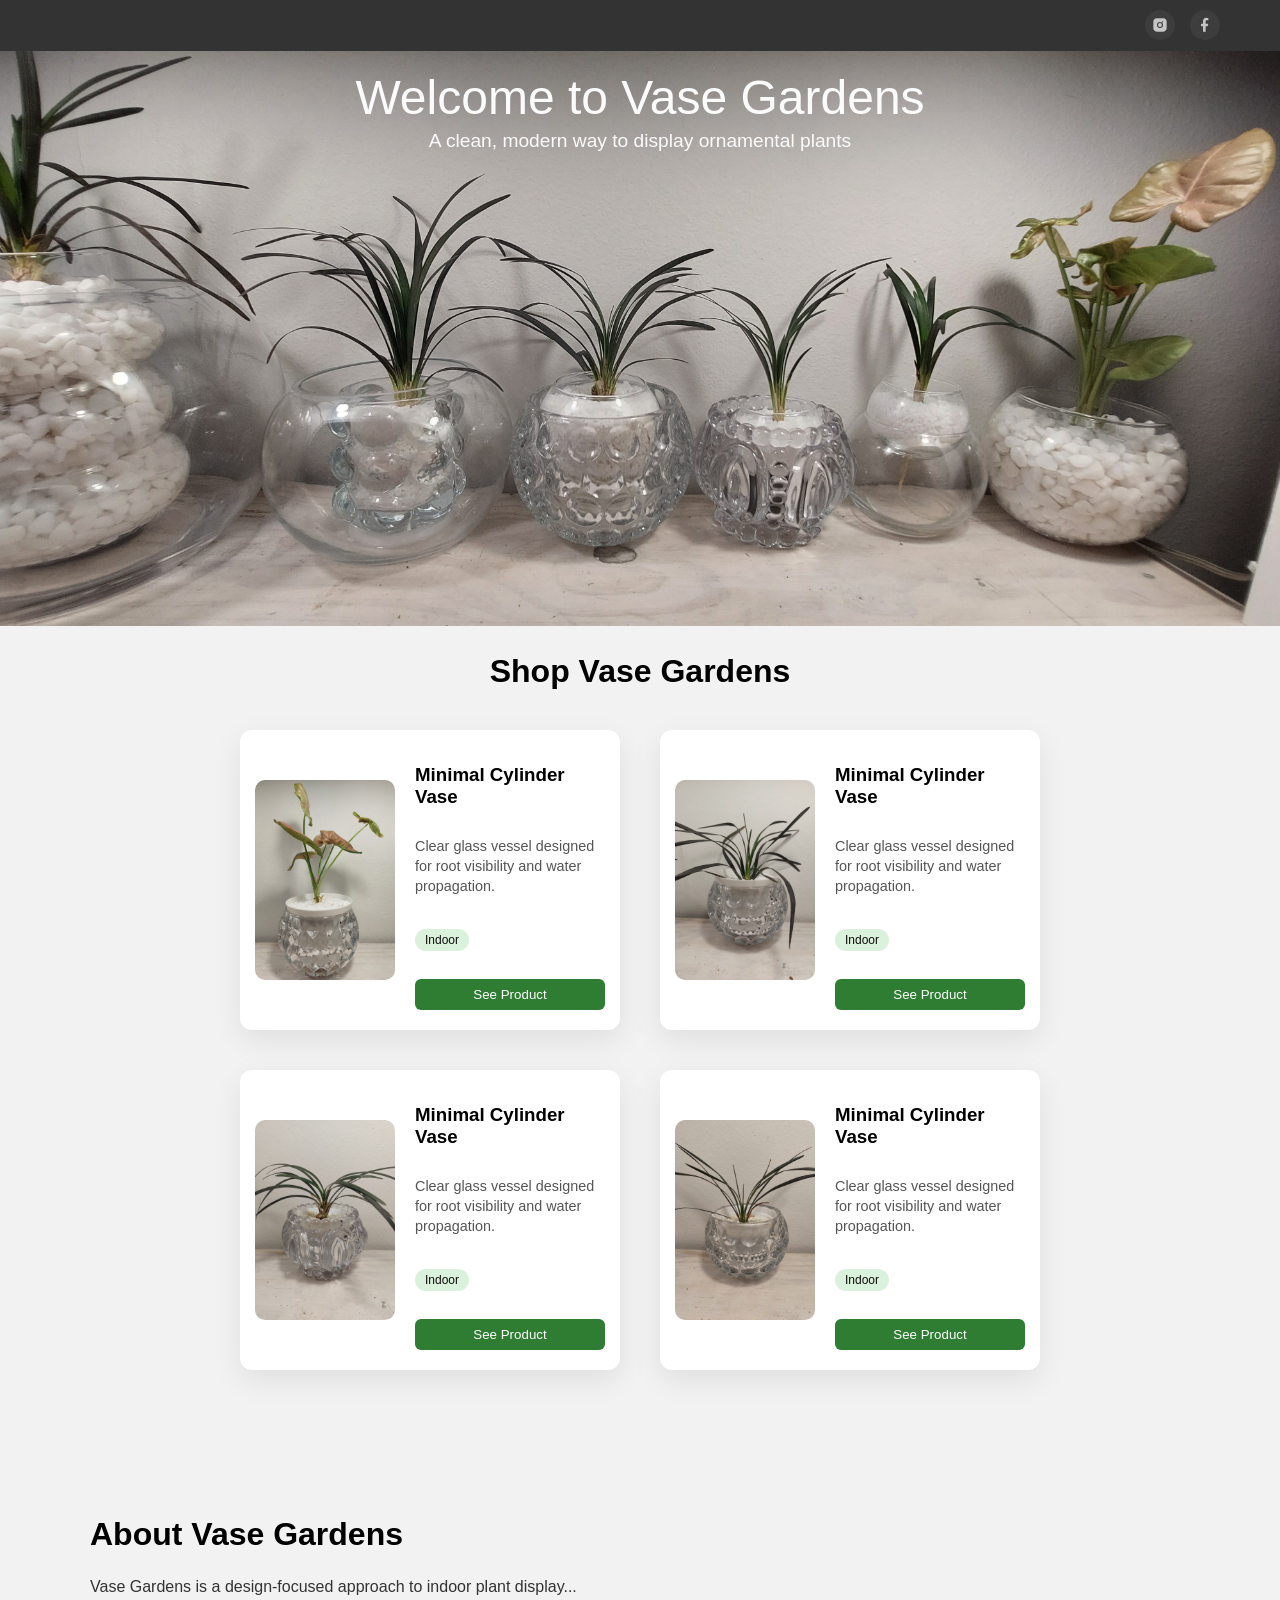
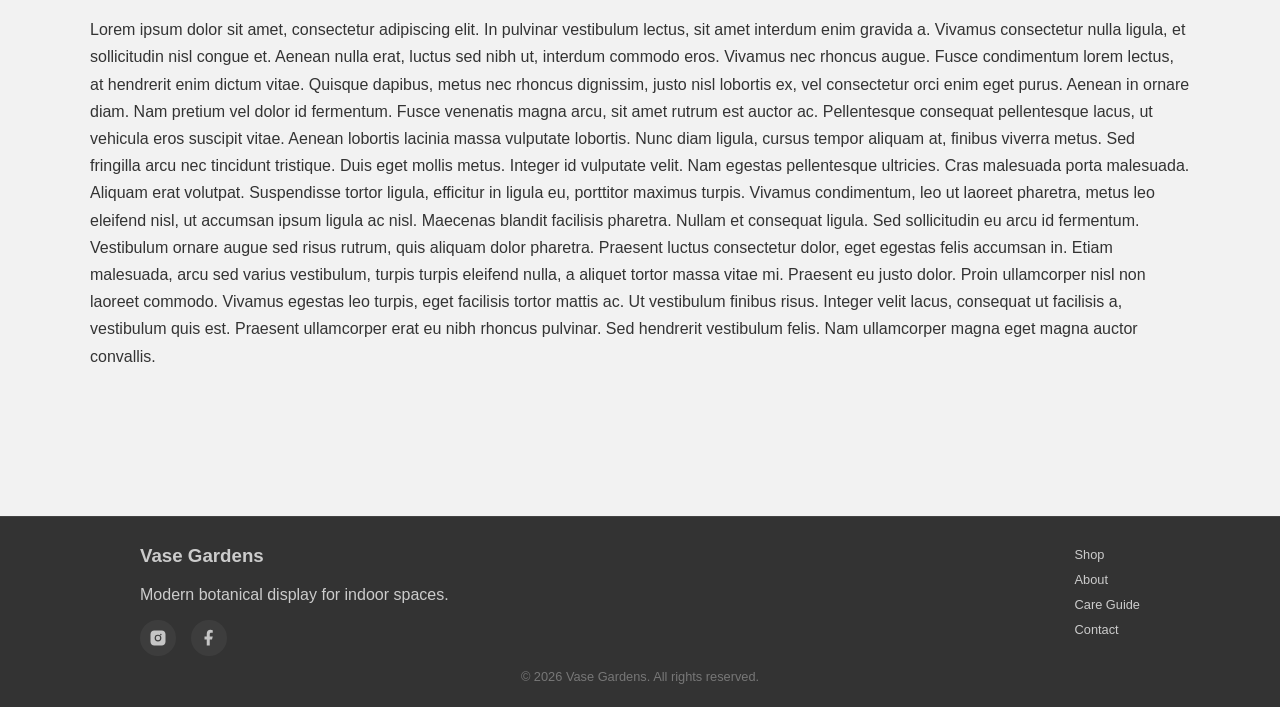
<file: index.html>
<!DOCTYPE html>
<html>
<head>
  <title>My Pi Project</title>
  <meta name="viewport" content="width=device-width, initial-scale=1.0">
  <link rel="stylesheet" href="css/styles.css">
</head>

<body>

  <nav class="topnav">

    <div class="left-topnav"></div>

    <div class="right-topnav">
      <div class="social-icons">

        <!-- Instagram -->
        <a href="https://instagram.com" aria-label="Instagram">
          <svg viewBox="0 0 24 24">
            <path d="M7 2C4.2 2 2 4.2 2 7v10c0 2.8 2.2 5 5 5h10c2.8 0 5-2.2 5-5V7c0-2.8-2.2-5-5-5H7zm5 5.5A4.5 4.5 0 1 1 7.5 12 4.5 4.5 0 0 1 12 7.5zm0 7.4A2.9 2.9 0 1 0 9.1 12 2.9 2.9 0 0 0 12 14.9zm4.8-7.6a1 1 0 1 1-1-1 1 1 0 0 1 1 1z"/>
          </svg>
        </a>

        <!-- Facebook -->
        <a href="https://facebook.com" aria-label="facebook" target="_blank" class="social-icon">
          <svg viewBox="0 0 24 24">
            <path d="M13 22v-8h3l1-4h-4V7c0-1.2.3-2 2-2h2V1.5A27 27 0 0 0 14 1c-3 0-5 2-5 5.5V10H6v4h3v8z"/>
          </svg>
        </a>          
      </div>
    </div>
  </nav>

  <div class="page">
    <section class="hero">
      <img src="images/hero.jpg" alt="Hero image">
      <div class="hero-text-wrapper">
        <div class="hero-head">Welcome to Vase Gardens</div>
        <div class="hero-sub">A clean, modern way to display ornamental plants</div>
      </div>
    </section>

    <section class="products">
      <h2>Shop Vase Gardens</h2>

      <div class="product-grid">

        <div class="product-card">
          <img src="images/vase1.jpg" alt="Glass Vase 1">

          <div class="product-info">
            <h3>Minimal Cylinder Vase</h3>
            <p>Clear glass vessel designed for root visibility and water propagation.</p>
            
            <span class="tag">Indoor</span>
            
            <a href="product.html?id=1">
              <button>See Product</button>
            </a>
          </div>
        </div>

        <div class="product-card">
          <img src="images/vase2.jpg" alt="Glass Vase 2">
          <div class="product-info">
            <h3>Minimal Cylinder Vase</h3>
            <p>Clear glass vessel designed for root visibility and water propagation.</p>
            
            <span class="tag">Indoor</span>
            
            <a href="product.html?id=2">
              <button>See Product</button>
            </a>
          </div>
        </div>

        <div class="product-card">
          <img src="images/vase3.jpg" alt="Glass Vase 2">

          <div class="product-info">
            <h3>Minimal Cylinder Vase</h3>
            <p>Clear glass vessel designed for root visibility and water propagation.</p>
            
            <span class="tag">Indoor</span>
            
            <a href="product.html?id=3">
              <button>See Product</button>
            </a>
          </div>
        </div>

        <div class="product-card">
          <img src="images/vase4.jpg" alt="Glass Vase 2">

          <div class="product-info">
            <h3>Minimal Cylinder Vase</h3>
            <p>Clear glass vessel designed for root visibility and water propagation.</p>
            
            <span class="tag">Indoor</span>
            
            <a href="product.html?id=4">
              <button>See Product</button>
            </a>
          </div>
        </div>

      </div>
    </section>
    
    <section class="about">
        <h2>About Vase Gardens</h2>
        <p>
          Vase Gardens is a design-focused approach to indoor plant display...
        </p>
        <p>
          Lorem ipsum dolor sit amet, consectetur adipiscing elit. In pulvinar vestibulum lectus, sit amet interdum enim gravida a. Vivamus consectetur nulla ligula, et sollicitudin nisl congue et. Aenean nulla erat, luctus sed nibh ut, interdum commodo eros. Vivamus nec rhoncus augue. Fusce condimentum lorem lectus, at hendrerit enim dictum vitae. Quisque dapibus, metus nec rhoncus dignissim, justo nisl lobortis ex, vel consectetur orci enim eget purus. Aenean in ornare diam. Nam pretium vel dolor id fermentum. Fusce venenatis magna arcu, sit amet rutrum est auctor ac. Pellentesque consequat pellentesque lacus, ut vehicula eros suscipit vitae. Aenean lobortis lacinia massa vulputate lobortis.
          Nunc diam ligula, cursus tempor aliquam at, finibus viverra metus. Sed fringilla arcu nec tincidunt tristique. Duis eget mollis metus. Integer id vulputate velit. Nam egestas pellentesque ultricies. Cras malesuada porta malesuada. Aliquam erat volutpat. Suspendisse tortor ligula, efficitur in ligula eu, porttitor maximus turpis. Vivamus condimentum, leo ut laoreet pharetra, metus leo eleifend nisl, ut accumsan ipsum ligula ac nisl. Maecenas blandit facilisis pharetra. Nullam et consequat ligula. Sed sollicitudin eu arcu id fermentum. Vestibulum ornare augue sed risus rutrum, quis aliquam dolor pharetra. Praesent luctus consectetur dolor, eget egestas felis accumsan in.
          Etiam malesuada, arcu sed varius vestibulum, turpis turpis eleifend nulla, a aliquet tortor massa vitae mi. Praesent eu justo dolor. Proin ullamcorper nisl non laoreet commodo. Vivamus egestas leo turpis, eget facilisis tortor mattis ac. Ut vestibulum finibus risus. Integer velit lacus, consequat ut facilisis a, vestibulum quis est. Praesent ullamcorper erat eu nibh rhoncus pulvinar. Sed hendrerit vestibulum felis. Nam ullamcorper magna eget magna auctor convallis.</h1>
        </p>
    </section>

    <footer class="footer">
      <div class="footer-content">
        <div class="brand">
          <h3>Vase Gardens</h3>
          <p>Modern botanical display for indoor spaces.</p>
          <div class="social-icons">

            <!-- Instagram -->
            <a href="https://instagram.com" aria-label="Instagram">
              <svg viewBox="0 0 24 24">
                <path d="M7 2C4.2 2 2 4.2 2 7v10c0 2.8 2.2 5 5 5h10c2.8 0 5-2.2 5-5V7c0-2.8-2.2-5-5-5H7zm5 5.5A4.5 4.5 0 1 1 7.5 12 4.5 4.5 0 0 1 12 7.5zm0 7.4A2.9 2.9 0 1 0 9.1 12 2.9 2.9 0 0 0 12 14.9zm4.8-7.6a1 1 0 1 1-1-1 1 1 0 0 1 1 1z"/>
              </svg>
            </a>

            <!-- Facebook -->
            <a href="https://facebook.com" aria-label="facebook" target="_blank" class="social-icon">
              <svg viewBox="0 0 24 24">
                <path d="M13 22v-8h3l1-4h-4V7c0-1.2.3-2 2-2h2V1.5A27 27 0 0 0 14 1c-3 0-5 2-5 5.5V10H6v4h3v8z"/>
              </svg>
            </a>          
          </div>
        </div>

        <div class="links">
          <a href="#">Shop</a>
          <a href="#">About</a>
          <a href="#">Care Guide</a>
          <a href="#">Contact</a>
        </div>

      </div>

      <div class="bottom">
        <p>© 2026 Vase Gardens. All rights reserved.</p>
      </div>
    </footer>

    <script src="js/app.js"></script>
    
  </div>

</body>
</html>
</file>
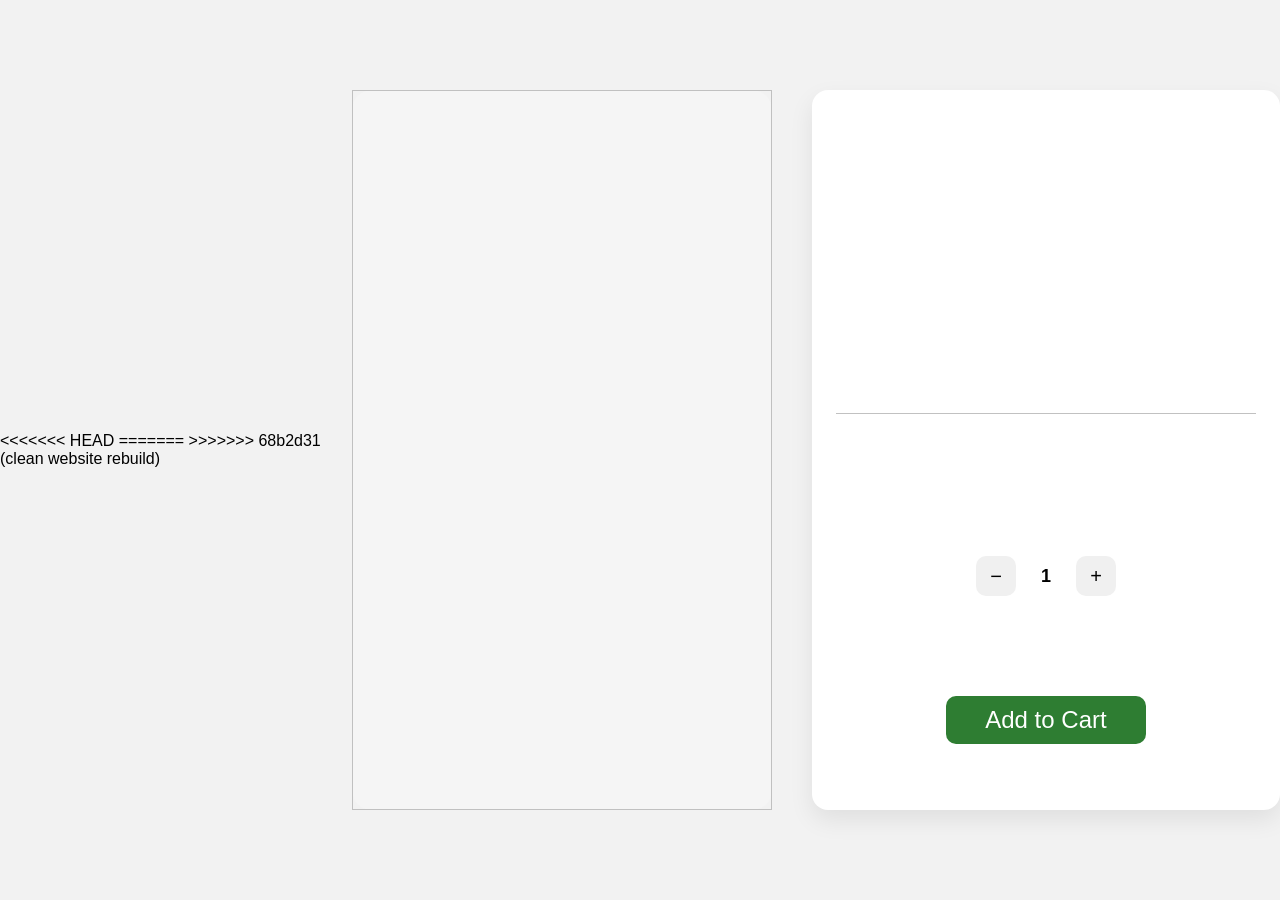
<file: product.html>
<!DOCTYPE html>
<html lang="en">
<head>
  <meta charset="UTF-8">
<<<<<<< HEAD
=======
  <meta name="viewport" content="width=device-width, initial-scale=1.0">
>>>>>>> 68b2d31 (clean website rebuild)
  <title>Product</title>
  <link rel="stylesheet" href="css/styles.css">
</head>

<style>

body {
  display: flex;
  justify-content: center;  /* horizontal */
  align-items: center;      /* vertical */
  min-height: 100vh;
}

* {
  box-sizing: border-box;
}

.product-container {
  display: flex;
  max-width: 1100px;
  width: 100%;
  height: 80vh;   /* KEY: shared height */
}


/* IMAGE */
.image-container,
.card {
  height: 100%;
}

.image-container {
  flex: 1;
  display: flex;
  align-items: center;
  justify-content: center;
  background: #f5f5f5;
}

.image-container img {
  width: 100%;
  height: 100%;
  object-fit: contain;
}

/* CARD */
.card {
  flex: 1;
  background: white;
  padding: 24px;
  border-radius: 16px;
  box-shadow: 0 10px 25px rgba(0,0,0,0.08);

  display: grid;

  grid-template-rows: auto auto auto auto auto auto;
  row-gap: 16px;
}

/* TEXT STYLING */
.card h1 {
  margin: 0;
  font-size: 26px;
  font-weight: 600;
}

.price {
  margin: 0;
  font-size: 22px;
  color: #2e7d32;
  font-weight: bold;
}

.description {
  margin: 0;
}

/* DIVIDER LINE */
.divider {
  height: 1px;
  background: #c1c1c1;
  /* margin: 16px 0; */
}

.btn-container {
  width: 100%;
  display: flex;
  justify-content: center;  /* THIS is the key */
  align-items: center;
}

/* BUTTON */
.buy-btn {

  width: 15ch;
  height: 48px;
  padding: 10px 20px 10px 20px;
  border: none;
  border-radius: 10px;
  background: #2e7d32;
  color: white;
  font-size: 1.5rem;
  cursor: pointer;
  transition: all 0.2s ease;
  box-sizing: border-box;
}

/* "Added to cart" state */
.buy-btn.added {
  background: #4caf50;
  transform: none; /* prevents visual jump */
  line-height: 0.8;
}

.buy-btn:hover {
  background: #256628;
}


/* DESKTOP */
@media (min-width: 768px) {
  .product-container {
    flex-direction: row;
    align-items: center;
    justify-content: center;
    /* padding: 20px; */
  }

  .image-container {
    width: 50%;
    height: 80vh;
    border-radius: 20px;
  }

  .card {
    width: 400px;
    margin: 0 0 0 40px;
  }
}


.quantity-container {
  display: flex;
  align-items: center;
  justify-content: center;
  gap: 20px;
  /* margin-top: 20px; */
}

.qty-btn {
  width: 40px;
  height: 40px;
  border: none;
  background: #f0f0f0;
  border-radius: 10px;
  font-size: 20px;
  cursor: pointer;
  transition: 0.2s;
}

.qty-btn:hover {
  background: #e0e0e0;
}

#quantity {
  font-size: 18px;
  font-weight: bold;
  min-width: 20px;
  text-align: center;
}


</style>

<body>

  <div class="product-container">

    <div class="image-container">
      <img id="product-image" />
    </div>

    <div class="card">
      <h1 id="product-name"></h1>

      <p id="product-price" class="price"></p>

      
      <p id="product-description" class="description"></p>
      
      <div class="divider"></div>

      <div class="quantity-container">
        <button class="qty-btn" id="decrease">−</button>
        <span id="quantity">1</span>
        <button class="qty-btn" id="increase">+</button>
      </div>

      <div class="btn-container">
        <button class="buy-btn" id="buy-btn">Add to Cart</button>
      </div>
    </div>

  </div>

  <script src="js/app.js"></script>


</body>
</html>
</file>
<file: css/styles.css>
:root {
  --color-bg: hsl(0, 0%, 95%);
  --color-accent: hsl(0, 0%, 20%);
  --color-accent2: hsl(123, 46%, 90%);
  --color-accent3: #2e7d32;
  /* --color-accent2: hsl(0, 0%, 40%); */
}

html, body {
  width: 100%;
  margin: 0;
  padding: 0;
  background: var(--color-bg);

  font-family: 'Exo 2', sans-serif;
  font-size: 16px;
  font-weight: 300;

  -webkit-tap-highlight-color: transparent;
  overflow-x: hidden; /* important */
}



.topnav {
  position: absolute;
  top: 0;
  left: 0;
  height: 50px;
  width: 100%;
  border-bottom: 1px solid #333;
  background-color: var(--color-accent);
  opacity: 100%;

  display: flex;
  align-items: center;

  z-index: 1000;
}

.left-topnav {
  width: 100%;
}

.right-topnav {
  justify-self: center;
  padding-right: 60px;
  
}

.page {
  min-height: 100vh;
  display: flex;
  flex-direction: column;
}



.hero {
  width: 100%;
  position: relative; /* IMPORTANT: anchor for overlay */
  padding-top: 50px;
}

.hero img {
  width: 100%;
  height: auto;
  display: block;
}
.hero-text-wrapper {
  position: absolute;
  top: 50px;
  left: 0;
  width: 100%;
  text-align: center;
  display: flex;
  flex-direction: column;
  justify-content: center;
  align-items: center;

  color: #fbfbfb;
  text-align: center;
  font-weight: 500;

  z-index: 2;
}

.hero-head {
  font-size: 3rem;
  padding: 20px 0 5px 0;

}

.hero-sub {
  font-size: 1.2rem;
}


@media (max-width: 500px) {
  .hero-text-wrapper {
    position: absolute;
    top: 40px;
    left: 0;
  }

  .hero-head {
    font-size: 2rem;
  }

.hero-sub {
  font-size: 1rem;
}
}

/* @media (max-width: 900px) {
  .hero-head {
    font-size: 2rem;
    padding-top: 10px;
  }
  .hero-sub {
    font-size: 0.8rem;
  }
}

@media (max-width: 500px) {
  .hero {
    height: auto;             
    padding-top: 50px;        

    background-size: contain;
    background-position: top;
    background-color: var(--color-bg);
  }
} */

.products {
  padding: 50px 50px;
  text-align: left;
  padding: 0 15px;
}

.products h2 {
  font-size: 2rem;
  margin-bottom: 40px;
  text-align: center;
}

.product-grid {
  display: grid;
  grid-template-columns: repeat(auto-fit, minmax(280px, 1fr));
  grid-auto-rows: 300px;
  gap: 40px;
  max-width: 800px;
  margin: 0 auto;
}

@media (max-width: 900px) {
  .product-grid {
    grid-template-columns: 1fr;
  }
}

.product-card {
  display: flex;
  gap: 20px;
  background: white;
  border-radius: 12px;
  overflow: hidden;
  box-shadow: 0 10px 30px rgba(0,0,0,0.08);
  padding: 15px;
  align-items: center;
}

.product-card img {
  width: 140px;
  height: 200px;
  object-fit: cover;
  border-radius: 10px;
  flex-shrink: 0;
}

.product-info {
  display: flex;
  flex-direction: column;
  gap: 8px;
}

.product-card h3 {
  margin: 15px 0 5px;
}

.product-card p {
  font-size: 0.9rem;
  color: #555;
  line-height: 1.4;
}

.tag {
  width: fit-content;
  font-size: 0.75rem;
  background: var(--color-accent2);
  /* background: ; */
  color: hsl(0, 0%, 5%);
  padding: 4px 10px;
  border-radius: 20px;
  margin: 10px 0;
}

.product-card button {
  width: 100%;
  margin-top: 10px;
  padding: 8px 16px;
  border: none;
  background: var(--color-accent3);
  /* background: #2e7d32; */

  color: white;
  border-radius: 6px;
  cursor: pointer;
}



.about {
  padding: 120px 20px;
  max-width: 1100px;
  margin: 0 auto;
  text-align: left;
}

.about h2 {
  font-size: 2rem;
  margin-bottom: 20px;
}

.about p {
  font-size: 1rem;
  line-height: 1.7;
  color: #333;
}

.footer {
  background: var(--color-accent);
  color: #ccc;
  padding: 10px 10px 10px;
  margin-top: 10px;
  border-top: 1px solid rgba(255,255,255,0.08);

  align-items: center;

}

.footer-content {
  max-width: 1000px;
  margin: 0 auto;

  display: flex;
  justify-content: space-between;
  /* gap: 40px; */
  flex-wrap: wrap;
}

.footer-brand h3 {
  color: white;
  margin-bottom: 10px;
}

.footer-brand p {
  font-size: 0.9rem;
  color: #aaa;
}

.social-icons {
  display: flex;
  gap: 15px;
}

.right-topnav .social-icons a {
  width: 30px;
  height: 30px;
}

.right-topnav .social-icons svg {
  width: 16px;
  height: 16px;
}

.social-icons a {
  display: flex;
  align-items: center;
  justify-content: center;

  width: 36px;
  height: 36px;

  background: rgba(255,255,255,0.05);
  border-radius: 50%;

  transition: all 0.3s ease;
}

.social-icons svg {
  width: 18px;
  height: 18px;
  fill: rgba(255,255,255,0.7);
}

.social-icons a:hover {
  background: #2e7d32;
}

.social-icons a:hover svg {
  fill: white;
}

.links {
  display: flex;
  flex-direction: column;
  margin-top: 20px;
  gap: 10px;
}

.links a {
  color: #ccc;
  text-decoration: none;
  font-size: 0.8rem;
}

.links a:hover {
  color: white;
}

.bottom {
  text-align: center;
  margin-top: 10px;
  font-size: 0.8rem;
  color: #777;
}

/* 
@media (max-width: 500px) {

  .product-grid {
    grid-template-columns: 1fr;
  }
} */
</file>
